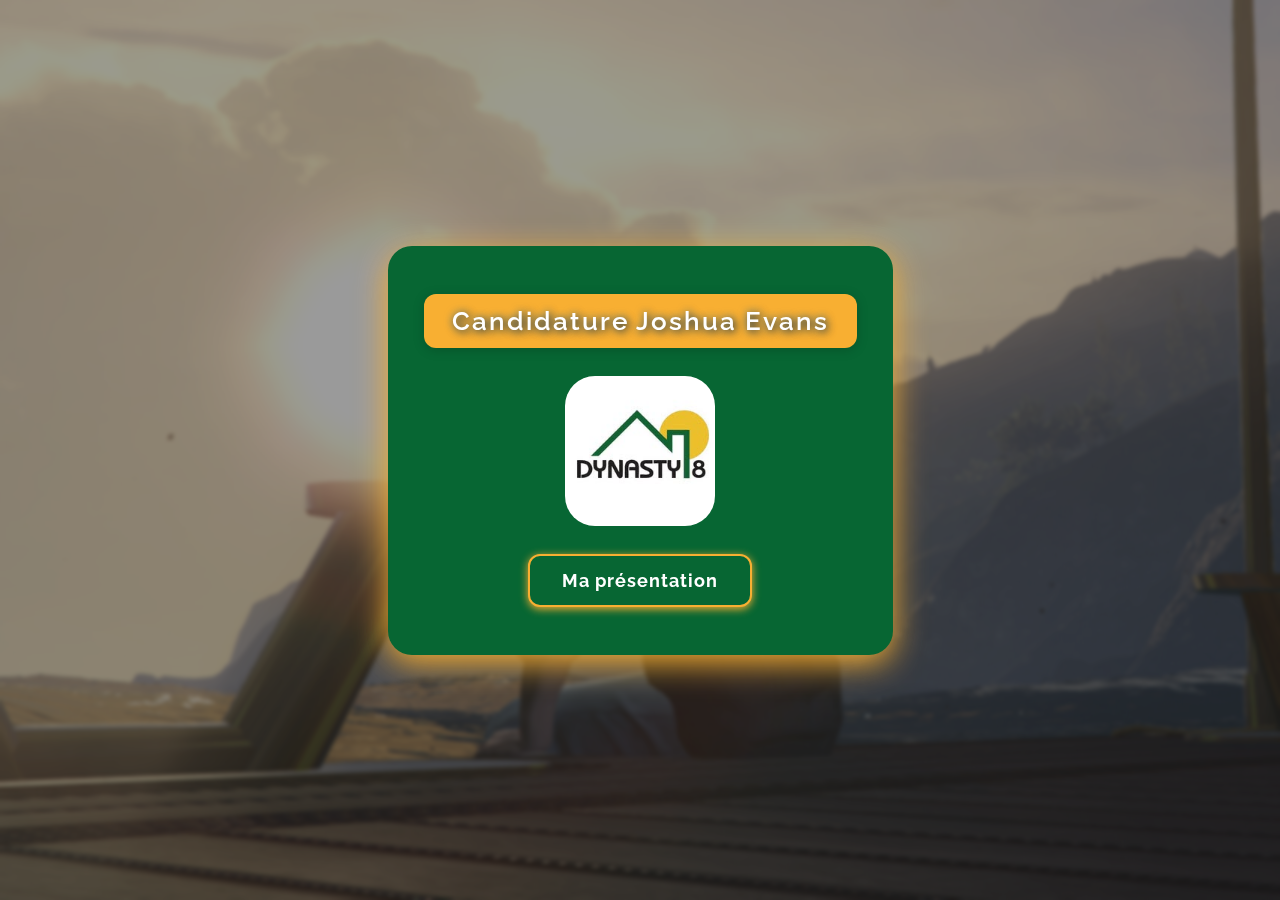
<file: index.html>
<!DOCTYPE html>
<html>
<head>
    <meta charset="UTF-8" />
    <title>The best thing to eat</title>
    <meta name="viewport" content="width=device-width, initial-scale=1">
    <link href="https://fonts.googleapis.com/css2?family=Raleway:wght@400;700&display=swap" rel="stylesheet" />
    <link rel="stylesheet" href="accueil.css">
</head>
<body>
    <div class="accueil-container">
        <div class="accueil-box">
            <p>Candidature Joshua Evans</p>
            <div>
                <img src="img/logo.jpg" alt="Logo D8"  class="logo">
            </div>
            <div class="boutons">
                <a href="presentation/presentation.html"><button>Ma présentation</button></a>              
            </div>
        </div>
   
    
</body>
</html>
</file>
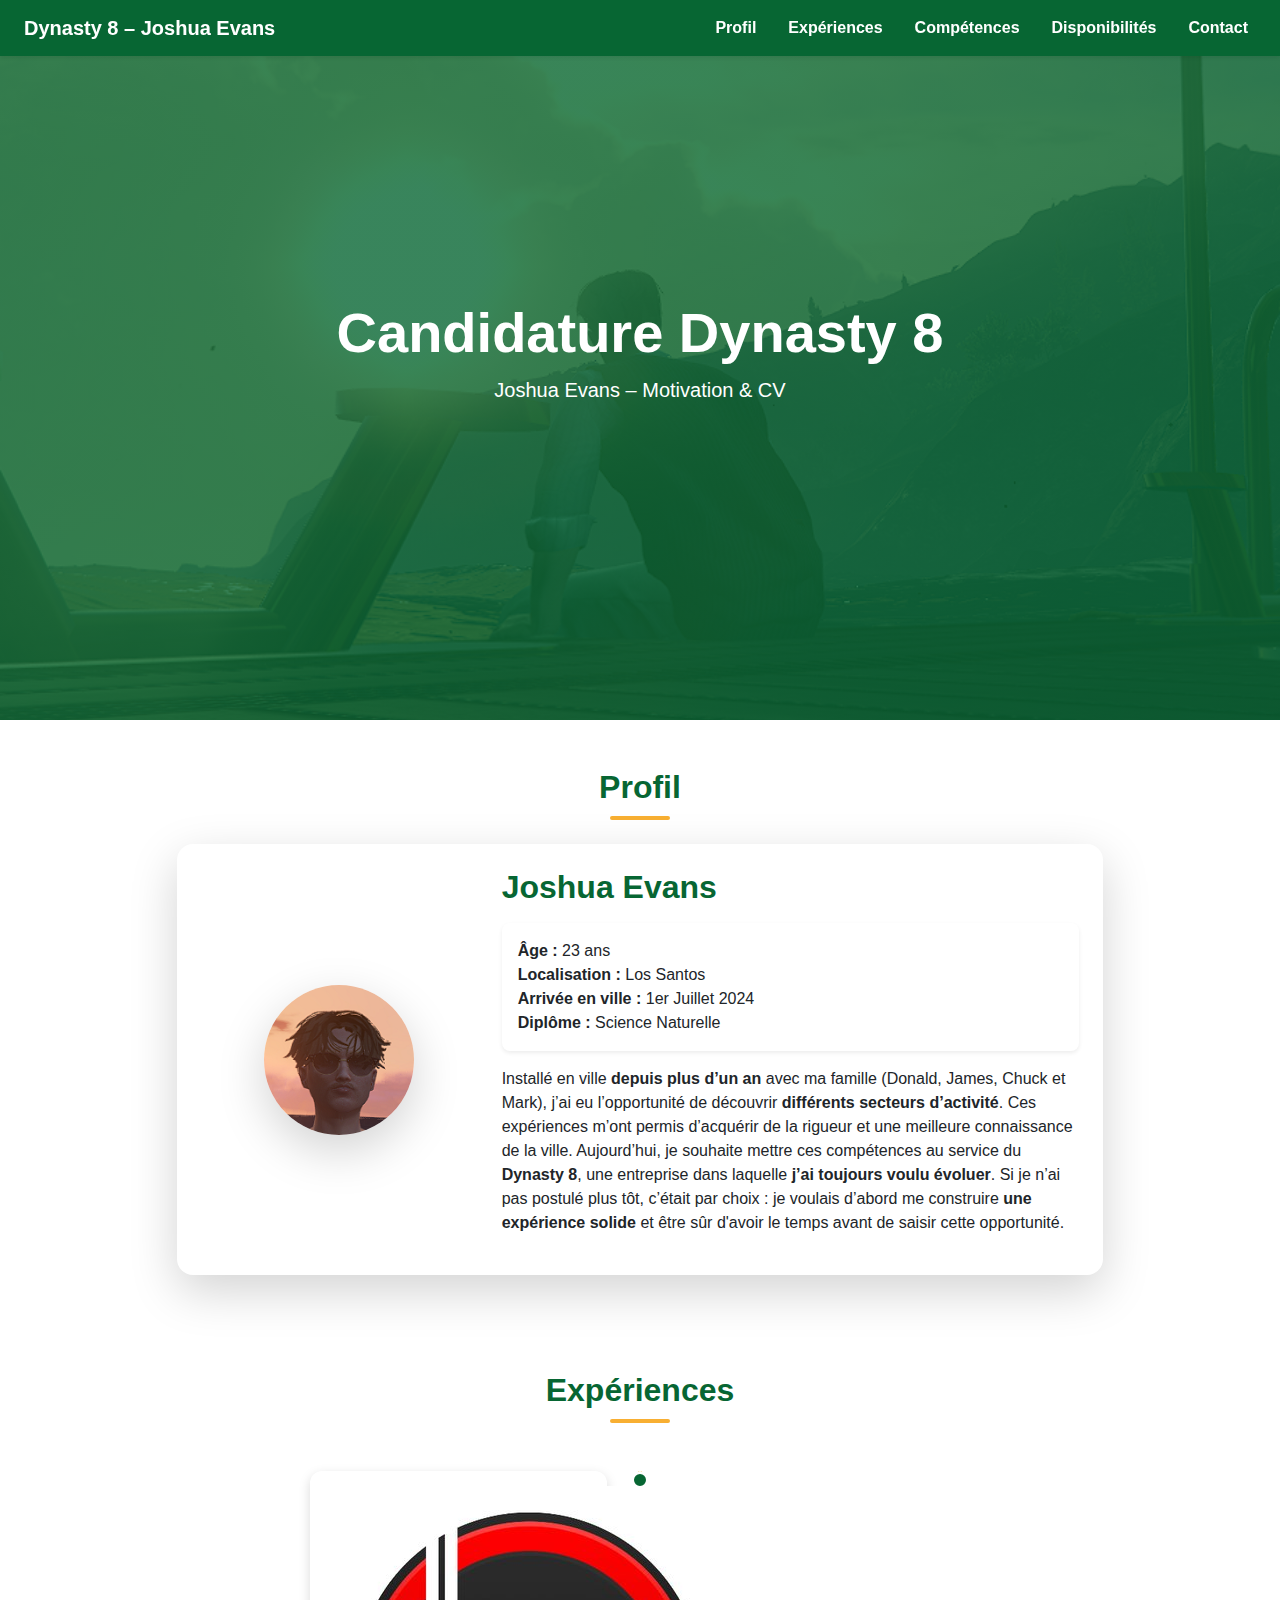
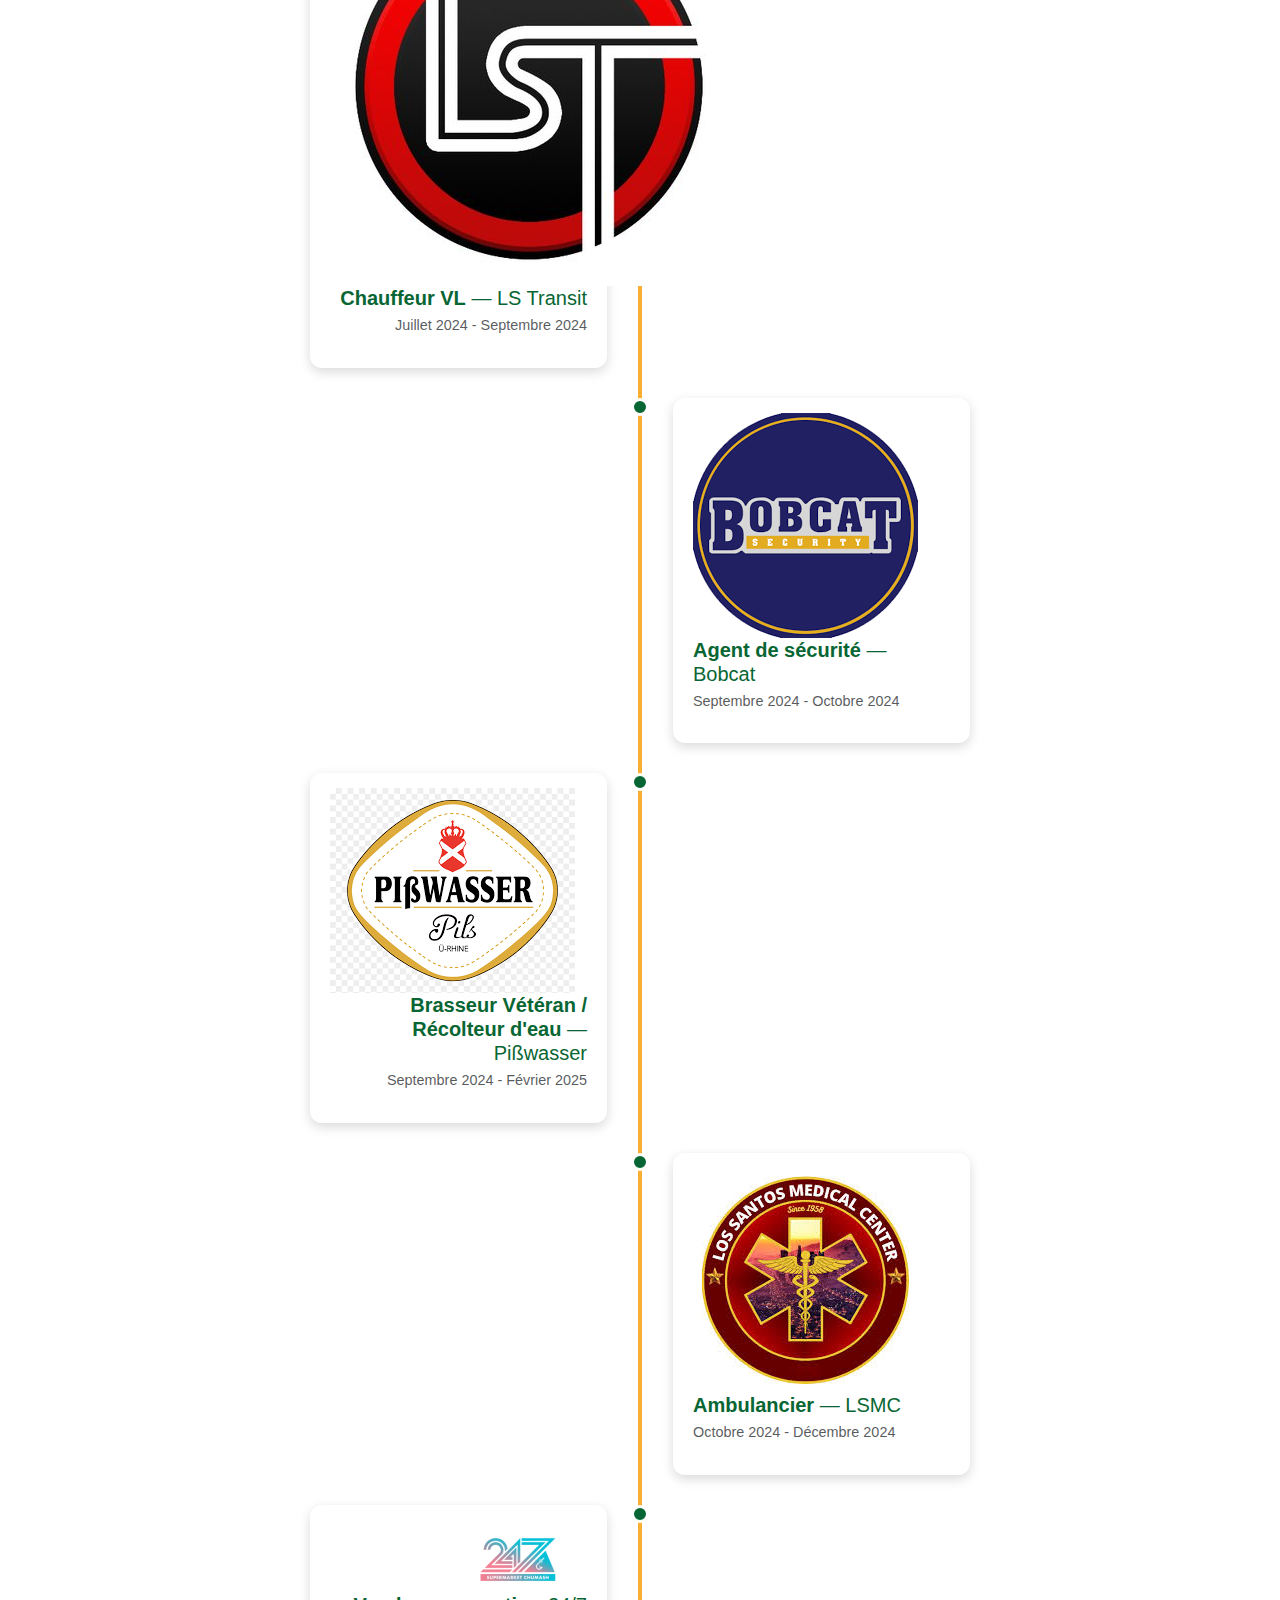
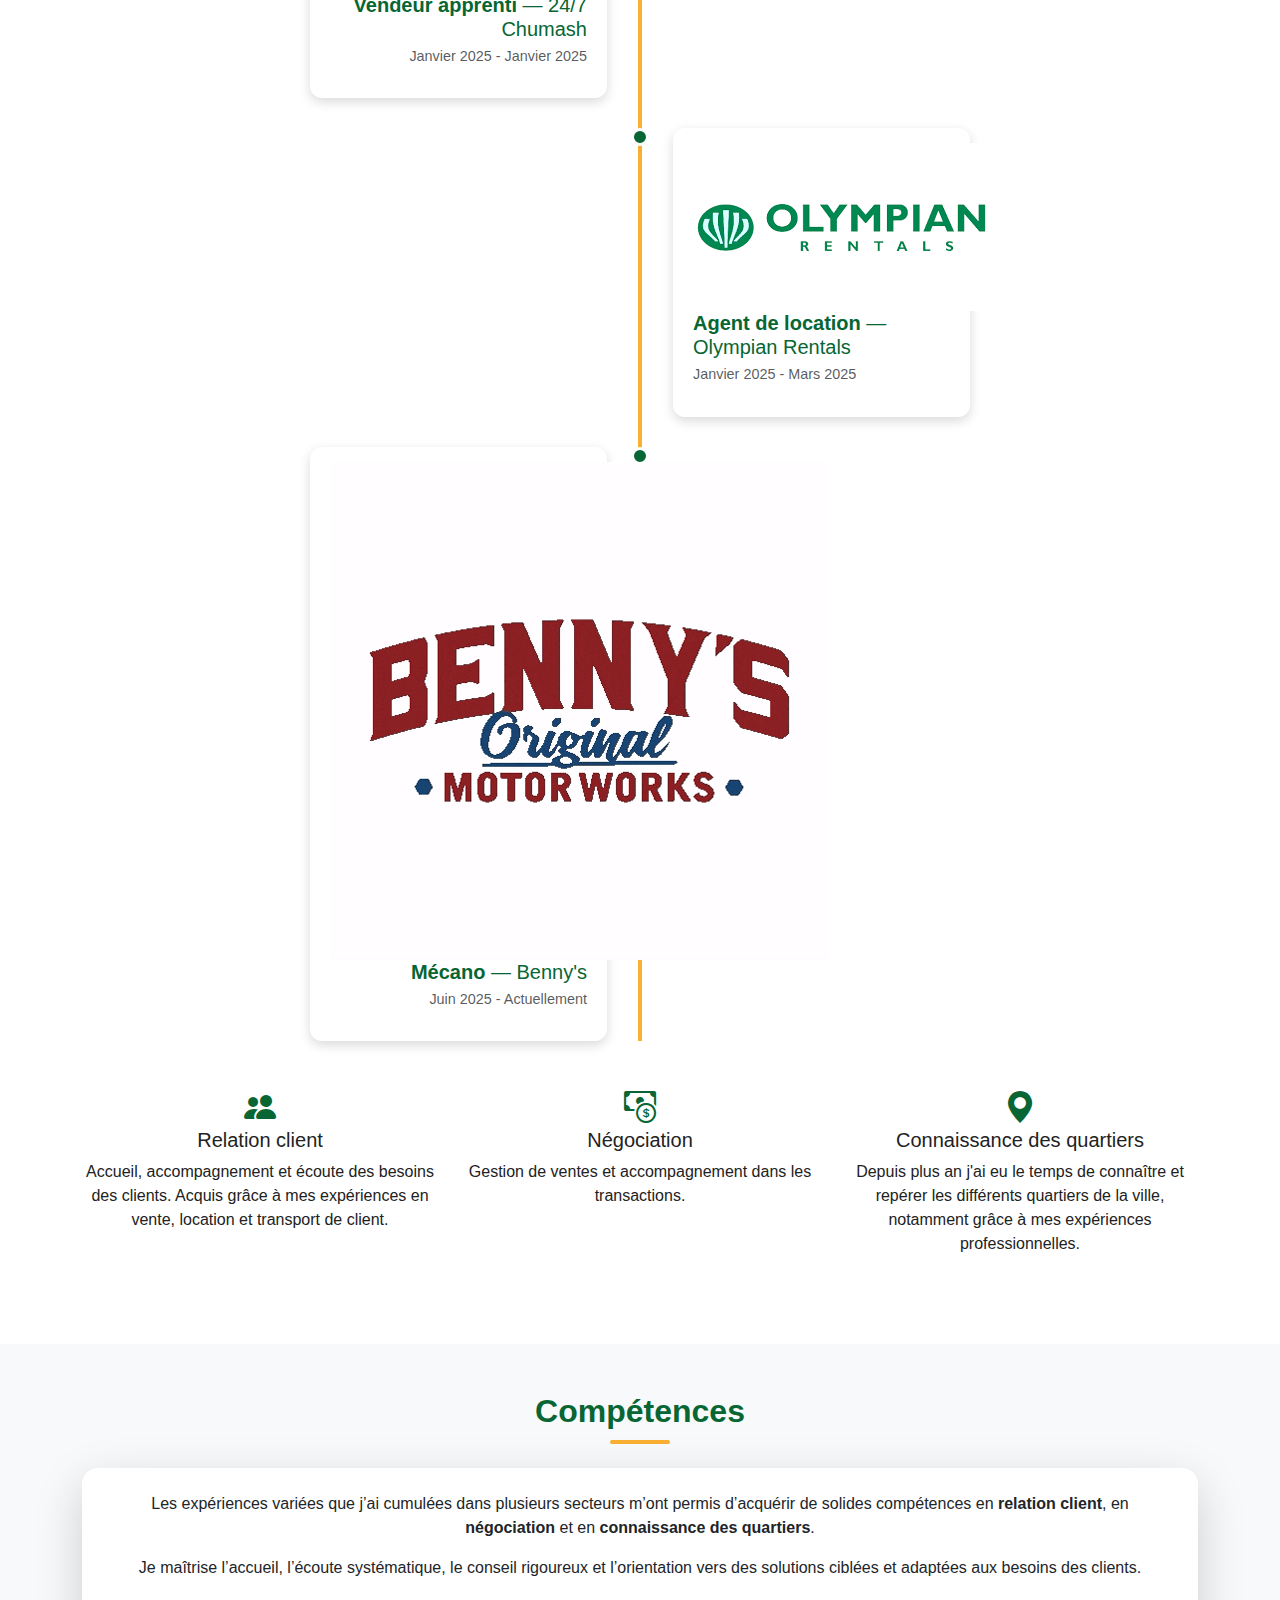
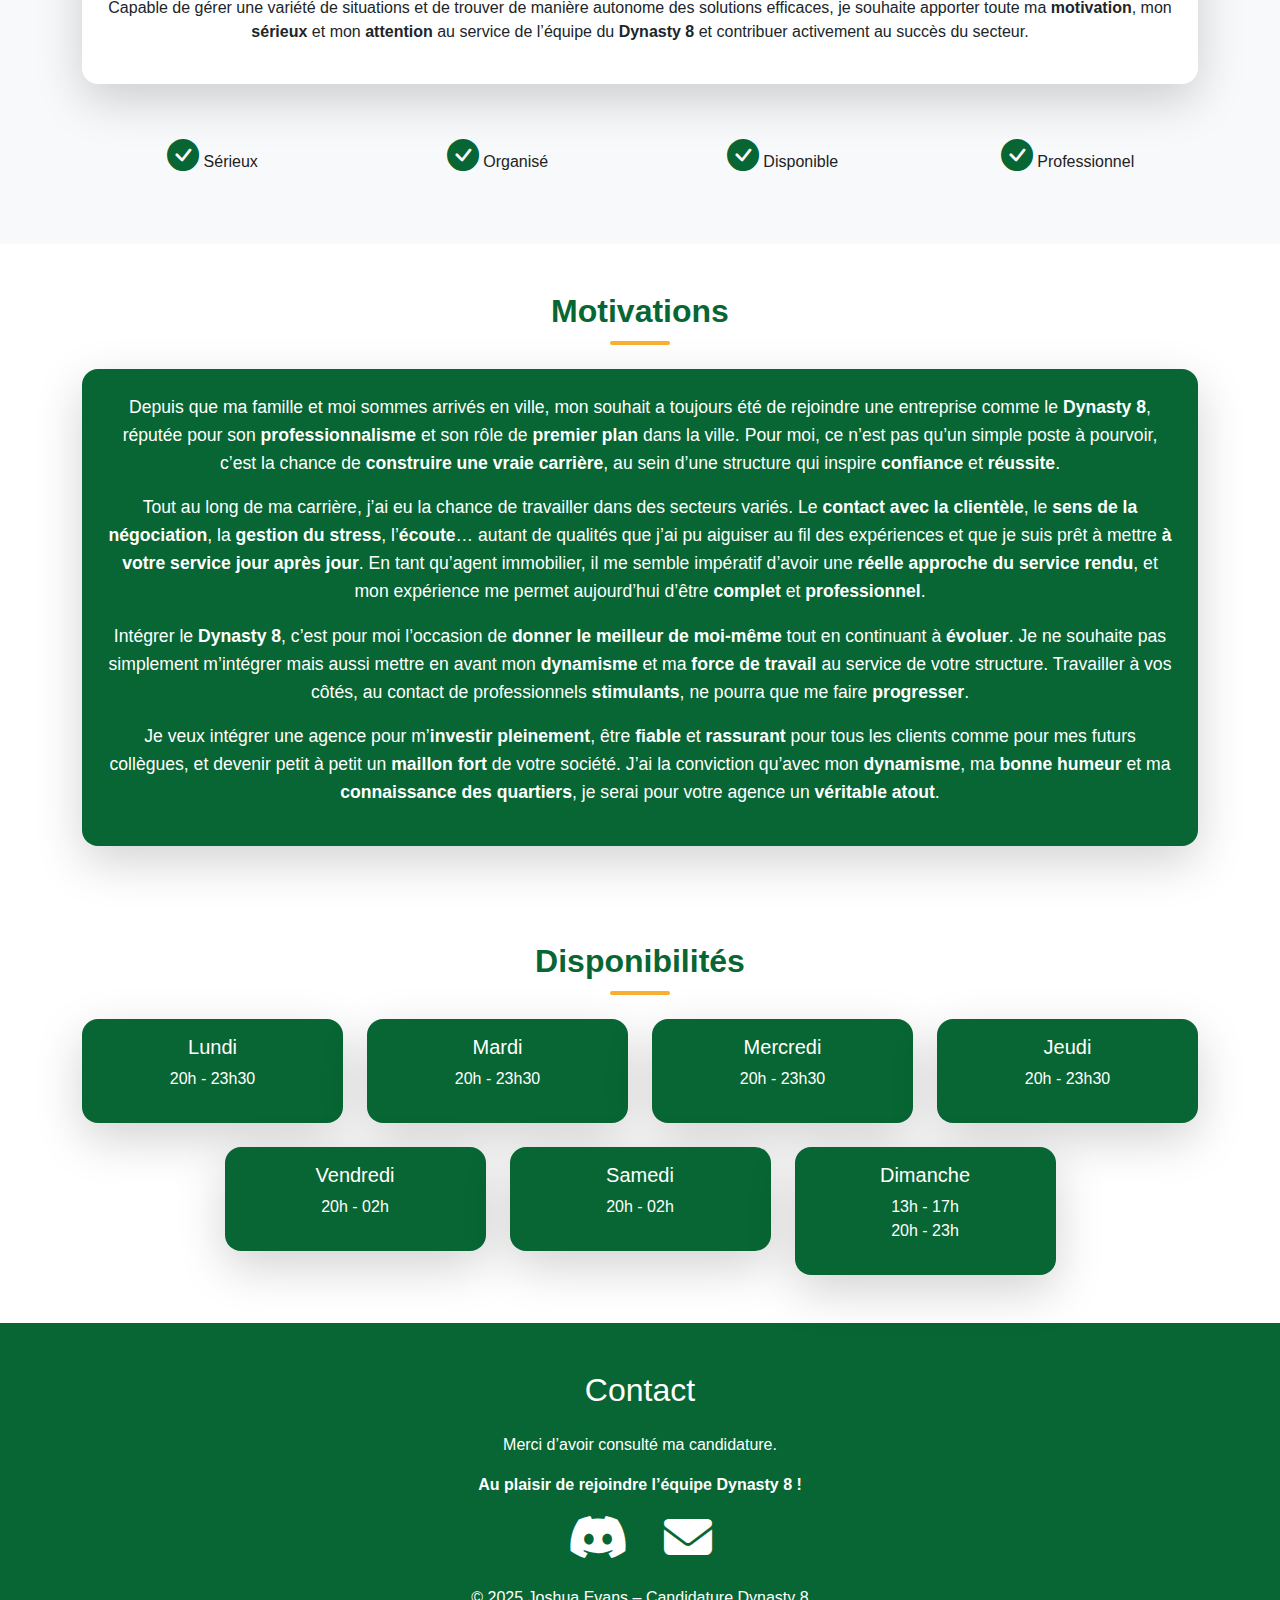
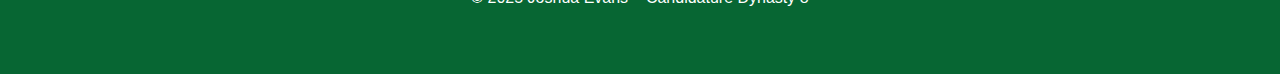
<file: presentation/presentation.html>
<!DOCTYPE html>
<html lang="fr">
  <head>
    <meta charset="UTF-8" />
    <meta name="viewport" content="width=device-width, initial-scale=1" />
    <title>Candidature – Joshua Evans</title>
    <link href="https://cdn.jsdelivr.net/npm/bootstrap@5.3.7/dist/css/bootstrap.min.css" rel="stylesheet" />
    <link href="https://cdn.jsdelivr.net/npm/bootstrap-icons@1.10.5/font/bootstrap-icons.css" rel="stylesheet">
    <link rel="stylesheet" href="https://cdnjs.cloudflare.com/ajax/libs/font-awesome/6.4.0/css/all.min.css">
    <link rel="stylesheet" href="presentation.css" />
  </head>

  <body>
    
    <header>
      <nav class="navbar navbar-expand-lg navbar-d8 px-4 fixed-top shadow-sm">
        <a class="navbar-brand fw-bold text-white hover-zoom1" href="../index.html">Dynasty 8 – Joshua Evans</a>
        <button class="navbar-toggler hover-zoom" type="button" data-bs-toggle="collapse" data-bs-target="#navbarNav">
          <span class="navbar-toggler-icon"></span>
        </button>
        <div class="collapse navbar-collapse justify-content-end" id="navbarNav">
          <ul class="navbar-nav gap-3">
            <li class="nav-item"><a class="nav-link" href="#profil">Profil</a></li>
            <li class="nav-item"><a class="nav-link" href="#xp">Expériences</a></li>
            <li class="nav-item"><a class="nav-link" href="#competences">Compétences</a></li>
            <li class="nav-item"><a class="nav-link" href="#dispo">Disponibilités</a></li>
            <li class="nav-item"><a class="nav-link" href="#contact">Contact</a></li>
          </ul>
        </div>
      </nav>
    </header>

    
    <section class="hero d-flex align-items-center justify-content-center text-center text-white">
      <div class="hover-zoom1">
        <h1 class="display-4 fw-bold">Candidature Dynasty 8</h1>
        <p class="lead">Joshua Evans – Motivation & CV</p>
      </div>
    </section>

    
    <section class="container py-5" id="profil">
      <h2 class="section-title text-center mb-4">Profil</h2>
      <div class="row justify-content-center">
        <div class="col-lg-10">
          <div class="card profil-card shadow-lg border-0 rounded-4 p-4 hover-zoom">
            <div class="row g-4 align-items-center">
              <div class="col-md-4 text-center">
                <img src="../img/tete_josh.png" alt="Photo de Joshua Evans" class="img-fluid rounded-circle shadow-lg profil-photo"/>
              </div>
              <div class="col-md-8">
                <h3 class="fw-bold mb-3 text-d8 text-center text-md-start">Joshua Evans</h3>
                <div class="profil-infos mb-3 p-3 rounded-3 shadow-sm hover-zoom">
                  <ul class="list-unstyled mb-0">
                    <li><strong>Âge :</strong> 23 ans</li>
                    <li><strong>Localisation :</strong> Los Santos</li>
                    <li><strong>Arrivée en ville :</strong> 1er Juillet 2024</li>
                    <li><strong>Diplôme :</strong> Science Naturelle</li>
                  </ul>
                </div>
                <p class="profil-text">
                  Installé en ville <strong>depuis plus d’un an</strong> avec ma famille (Donald, James, Chuck et Mark), 
                  j’ai eu l’opportunité de découvrir <strong>différents secteurs d’activité</strong>. Ces expériences m’ont permis 
                  d’acquérir de la rigueur et une meilleure connaissance de la ville.  
                  Aujourd’hui, je souhaite mettre ces compétences au service du <strong>Dynasty 8</strong>, une entreprise dans laquelle 
                  <strong>j’ai toujours voulu évoluer</strong>.  
                  Si je n’ai pas postulé plus tôt, c’était par choix : je voulais d’abord me construire <strong>une expérience solide</strong> 
                  et être sûr d'avoir le temps avant de saisir cette opportunité.
                </p>
              </div>
            </div>
          </div>
        </div>
      </div>
    </section>

    
    <section class="container py-5" id="xp">
      <h2 class="section-title text-center mb-5">Expériences</h2>
      <div class="timeline">
        
        <div class="timeline-item">
          <div class="timeline-dot"></div>
          <div class="timeline-content hover-zoom">
            <a href="https://discord.gg/TbKTbUDC" style="text-decoration: none;">
            <img src="../img/lst.jpg" alt="Logo LST" class="logo-xp me-3" />
            <h5><strong>Chauffeur VL</strong> — LS Transit</h5>
            <p class="text-muted">Juillet 2024 - Septembre 2024</p>
            </a>
          </div>
        </div>

        <div class="timeline-item">
          <div class="timeline-dot"></div>
          <div class="timeline-content hover-zoom">
            <a href="https://discord.gg/uVdavMhVW5" style="text-decoration: none;">
            <img src="../img/bobcat.png" alt="Logo Bobcat" class="logo-xp me-3" />
            <h5><strong>Agent de sécurité</strong> — Bobcat</h5>
            </a>
            <p class="text-muted">Septembre 2024 - Octobre 2024</p>
          </div>
        </div>

        <div class="timeline-item">
          <div class="timeline-dot"></div>
          <div class="timeline-content hover-zoom">
            <a href="https://discord.gg/WZQpY2cS" style="text-decoration: none;">
            <img src="../img/piB.png" alt="Logo PiB" class="logo-xp me-3" />
            <h5><strong>Brasseur Vétéran / Récolteur d'eau</strong> — Pißwasser</h5>
            <p class="text-muted">Septembre 2024 - Février 2025</p>
            </a>
          </div>
        </div>
        
        <div class="timeline-item">
          <div class="timeline-dot"></div>
          <div class="timeline-content hover-zoom">
            <a href="https://discord.gg/R8NnAuCd" style="text-decoration: none;">
            <img src="../img/LSMC.jpeg" alt="Logo LSMC" class="logo-xp me-3" />
            <h5><strong>Ambulancier</strong> — LSMC</h5>
            <p class="text-muted">Octobre 2024 - Décembre 2024</p>
            </a>
          </div>
        </div>


        <div class="timeline-item">
          <div class="timeline-dot"></div>
          <div class="timeline-content hover-zoom">
            <a href="https://discord.gg/pfK3U2Jw" style="text-decoration: none;">
            <img src="../img/chumash.png" alt="Logo Chumash" class="logo-xp me-3" />
            <h5><strong>Vendeur apprenti</strong> — 24/7 Chumash</h5>
            <p class="text-muted">Janvier 2025 - Janvier 2025</p>
            </a>
          </div>
        </div>

        <div class="timeline-item">
          <div class="timeline-dot"></div>
          <div class="timeline-content hover-zoom">
            <a href="https://discord.gg/HuJqZavt" style="text-decoration: none;">
            <img src="../img/olympian.png" alt="Logo Olympian" class="logo-xp me-3"/>
            <h5><strong>Agent de location</strong> — Olympian Rentals</h5>
            <p class="text-muted">Janvier 2025 - Mars 2025</p>
            </a>
          </div>
        </div>

        <div class="timeline-item">
          <div class="timeline-dot"></div>
          <div class="timeline-content hover-zoom">
            <a href="https://discord.gg/KHt8b2xx" style="text-decoration: none;">
            <img src="../img/benny's.png" alt="Logo Benny's" class="logo-xp me-3" />
            <h5><strong>Mécano</strong> — Benny's</h5>
            <p class="text-muted">Juin 2025 - Actuellement</p>
            </a>
          </div>
        </div>
      </div>


      <div class="row text-center mt-5">
        <div class="col-md-4 mb-4 hover-zoom xp-card">
          <i class="bi bi-people-fill display-4 text-d8 mb-3"></i>
          <h5>Relation client</h5>
          <p>Accueil, accompagnement et écoute des besoins des clients. Acquis grâce à mes expériences en vente, location et transport de client.</p>
        </div>
        <div class="col-md-4 mb-4 hover-zoom xp-card">
          <i class="bi bi-cash-coin display-4 text-d8 mb-3"></i>
          <h5>Négociation</h5>
          <p>Gestion de ventes et accompagnement dans les transactions.</p>
        </div>
        <div class="col-md-4 mb-4 hover-zoom xp-card">
          <i class="bi bi-geo-alt-fill display-4 text-d8 mb-3"></i>
          <h5>Connaissance des quartiers</h5>
          <p>Depuis plus an j'ai eu le temps de connaître et repérer les différents quartiers de la ville, notamment grâce à mes expériences professionnelles.</p>
        </div>
      </div>
    </section>

   
    <section class="bg-light py-5" id="competences">
      <div class="container">
        <h2 class="section-title text-center mb-4">Compétences</h2>
        <div class="card shadow-lg border-0 rounded-4 p-4 text-center mb-5 hover-zoom">
          <p>
            Les expériences variées que j’ai cumulées dans plusieurs secteurs m’ont permis d’acquérir de solides compétences en 
            <strong>relation client</strong>, en <strong>négociation</strong> et en <strong>connaissance des quartiers</strong>.
          </p>
          <p>
            Je maîtrise l’accueil, l’écoute systématique, le conseil rigoureux et l’orientation vers des solutions ciblées et adaptées aux besoins des clients.
          </p>
          <p>
            Capable de gérer une variété de situations et de trouver de manière autonome des solutions efficaces, 
            je souhaite apporter toute ma <strong>motivation</strong>, mon <strong>sérieux</strong> et mon <strong>attention</strong> 
            au service de l’équipe du <strong>Dynasty 8</strong> et contribuer activement au succès du secteur.
          </p>
        </div>

        
        <div class="row text-center">
          <div class="col-md-3 mb-3 hover-zoom"><i class="bi bi-check-circle-fill text-d8"></i> Sérieux</div>
          <div class="col-md-3 mb-3 hover-zoom"><i class="bi bi-check-circle-fill text-d8"></i> Organisé</div>
          <div class="col-md-3 mb-3 hover-zoom"><i class="bi bi-check-circle-fill text-d8"></i> Disponible</div>
          <div class="col-md-3 mb-3 hover-zoom"><i class="bi bi-check-circle-fill text-d8"></i> Professionnel</div>
        </div>
      </div>
    </section>

  
    <section class="container py-5" id="motivations">
      <h2 class="section-title text-center mb-4">Motivations</h2>
      <div class="card shadow-lg border-0 rounded-4 p-4 text-center hover-zoom">
        <p>
          Depuis que ma famille et moi sommes arrivés en ville, mon souhait a toujours été de rejoindre une entreprise comme le 
          <strong>Dynasty 8</strong>, réputée pour son <strong>professionnalisme</strong> et son rôle de <strong>premier plan</strong> dans la ville. 
          Pour moi, ce n’est pas qu’un simple poste à pourvoir, c’est la chance de <strong>construire une vraie carrière</strong>, au sein d’une structure 
          qui inspire <strong>confiance</strong> et <strong>réussite</strong>.
        </p>
        <p>
          Tout au long de ma carrière, j’ai eu la chance de travailler dans des secteurs variés. Le <strong>contact avec la clientèle</strong>, 
          le <strong>sens de la négociation</strong>, la <strong>gestion du stress</strong>, l’<strong>écoute</strong>… autant de qualités que j’ai pu aiguiser 
          au fil des expériences et que je suis prêt à mettre <strong>à votre service jour après jour</strong>. En tant qu’agent immobilier, il me semble impératif 
          d’avoir une <strong>réelle approche du service rendu</strong>, et mon expérience me permet aujourd’hui d’être <strong>complet</strong> et 
          <strong>professionnel</strong>.
        </p>
        <p>
          Intégrer le <strong>Dynasty 8</strong>, c’est pour moi l’occasion de <strong>donner le meilleur de moi-même</strong> tout en continuant à 
          <strong>évoluer</strong>. Je ne souhaite pas simplement m’intégrer mais aussi mettre en avant mon <strong>dynamisme</strong> et ma 
          <strong>force de travail</strong> au service de votre structure. Travailler à vos côtés, au contact de professionnels <strong>stimulants</strong>, 
          ne pourra que me faire <strong>progresser</strong>.
        </p>
        <p>
          Je veux intégrer une agence pour m’<strong>investir pleinement</strong>, être <strong>fiable</strong> et <strong>rassurant</strong> pour tous les clients 
          comme pour mes futurs collègues, et devenir petit à petit un <strong>maillon fort</strong> de votre société. J’ai la conviction qu’avec mon 
          <strong>dynamisme</strong>, ma <strong>bonne humeur</strong> et ma <strong>connaissance des quartiers</strong>, je serai pour votre agence 
          un <strong>véritable atout</strong>.
        </p>
      </div>
    </section>

   
    <section class="container py-5" id="dispo">
      <h2 class="section-title text-center mb-4">Disponibilités</h2>
      <div class="row g-4 justify-content-center text-center">
        <div class="col-6 col-md-3">
          <div class="card shadow-lg border-0 rounded-4 p-3 text-white bg-vert-d8 hover-zoom">
            <h5>Lundi</h5>
            <p>20h - 23h30</p>
          </div>
        </div>
        <div class="col-6 col-md-3">
          <div class="card shadow-lg border-0 rounded-4 p-3 text-white bg-vert-d8 hover-zoom">
            <h5>Mardi</h5>
            <p>20h - 23h30</p>
          </div>
        </div>
        <div class="col-6 col-md-3">
          <div class="card shadow-lg border-0 rounded-4 p-3 text-white bg-vert-d8 hover-zoom">
            <h5>Mercredi</h5>
            <p>20h - 23h30</p>
          </div>
        </div>
        <div class="col-6 col-md-3">
          <div class="card shadow-lg border-0 rounded-4 p-3 text-white bg-vert-d8 hover-zoom">
            <h5>Jeudi</h5>
            <p>20h - 23h30</p>
          </div>
        </div>
        <div class="col-6 col-md-3">
          <div class="card shadow-lg border-0 rounded-4 p-3 text-white bg-vert-d8 hover-zoom">
            <h5>Vendredi</h5>
            <p>20h - 02h</p>
          </div>
        </div>
        <div class="col-6 col-md-3">
          <div class="card shadow-lg border-0 rounded-4 p-3 text-white bg-vert-d8 hover-zoom">
            <h5>Samedi</h5>
            <p>20h - 02h</p>
          </div>
        </div>
        <div class="col-6 col-md-3">
          <div class="card shadow-lg border-0 rounded-4 p-3 text-white bg-vert-d8 hover-zoom">
            <h5>Dimanche</h5>
            <p>13h - 17h <br> 20h - 23h</p>
          </div>
        </div>
      </div>
    </section>

   
    <footer class="d8-footer text-white text-center py-5" id="contact">
      <div class="container">
        <h2 class="mb-4">Contact</h2>
        <p class="mb-3">Merci d’avoir consulté ma candidature.</p>
        <p><strong>Au plaisir de rejoindre l’équipe Dynasty 8 !</strong></p>

        <div class="social-links my-3">
          <a href="https://guns.lol/caloux" target="_blank" aria-label="Discord" class="mx-3">
            <i class="fab fa-discord fa-3x"></i>
          </a>
          <a href="joshua.evans16710@gmail.com" target="_blank" aria-label="Gmail" class="mx-3">
            <i class="fas fa-envelope fa-3x"></i>
          </a>
        </div>

        <p class="mt-4">&copy; 2025 Joshua Evans – Candidature Dynasty 8</p>
      </div>
    </footer>

    <script src="https://cdn.jsdelivr.net/npm/bootstrap@5.3.7/dist/js/bootstrap.bundle.min.js"></script>
  </body>
</html>
</file>
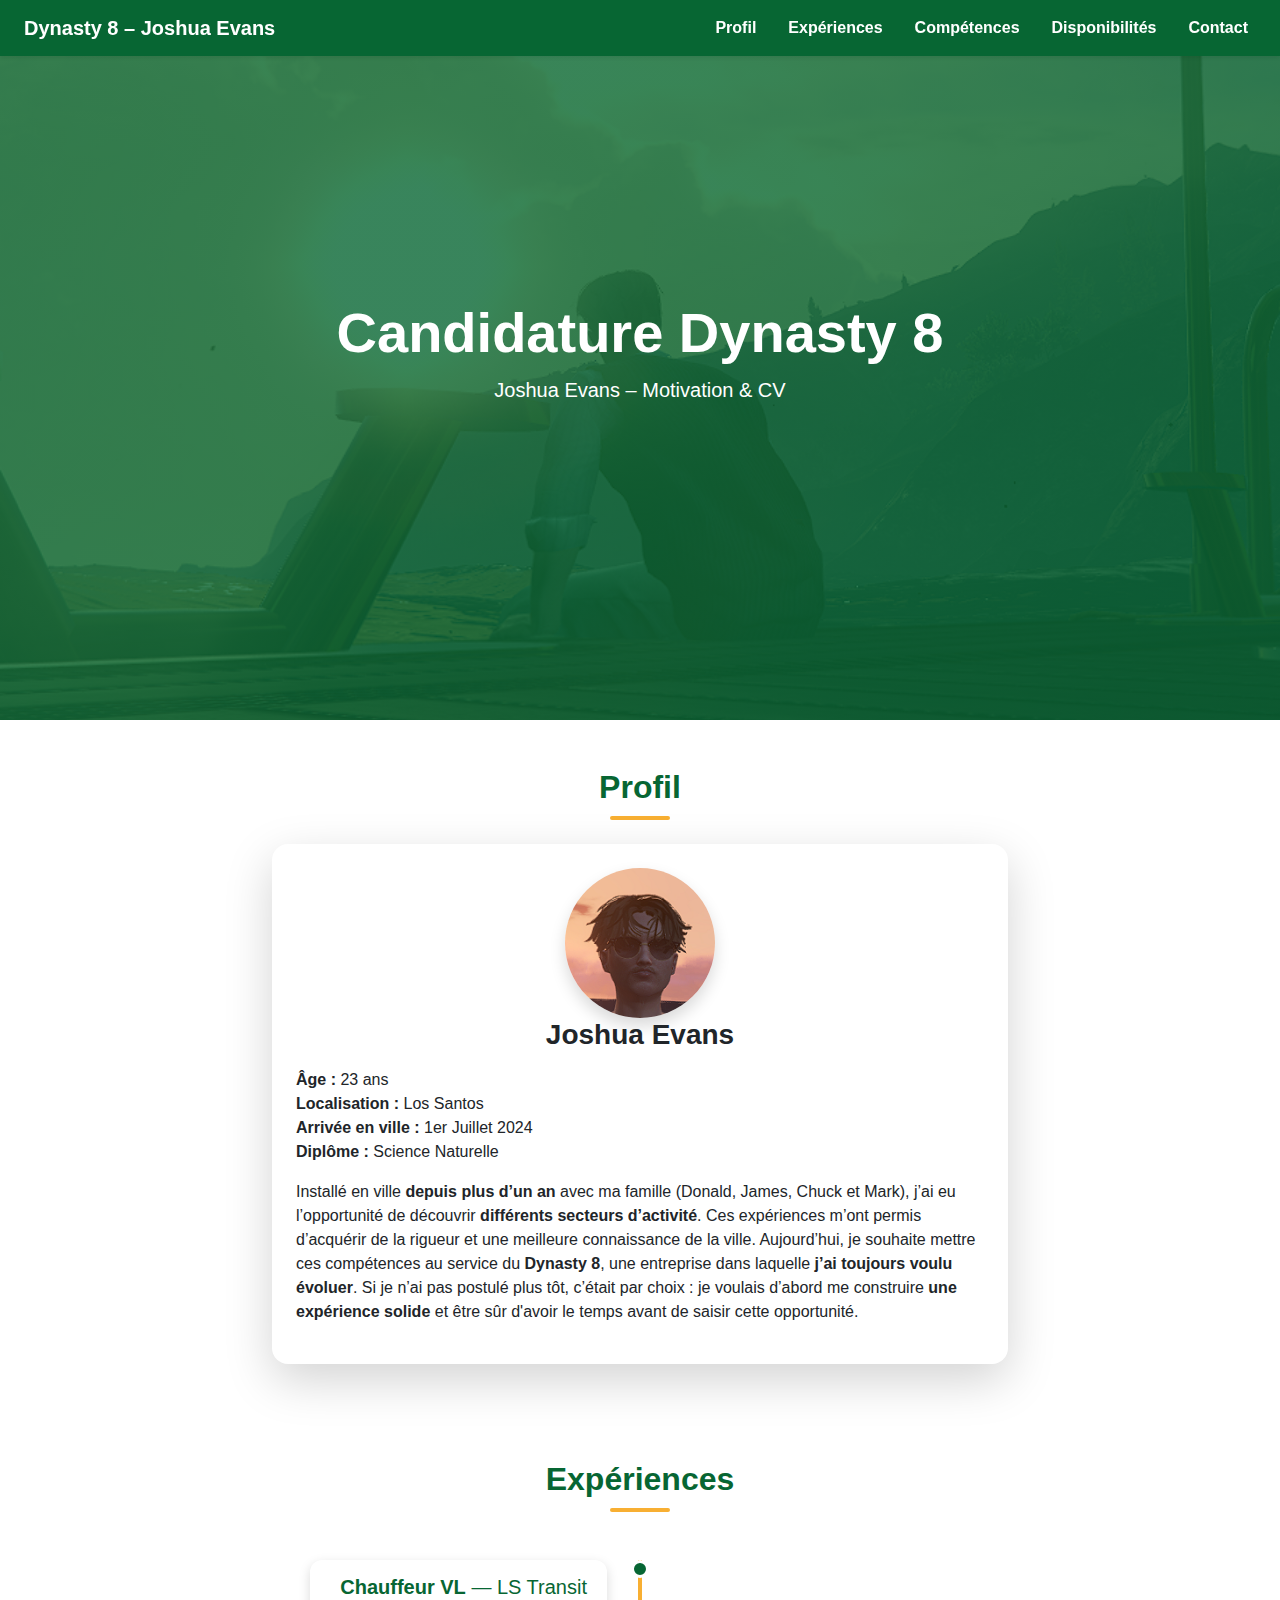
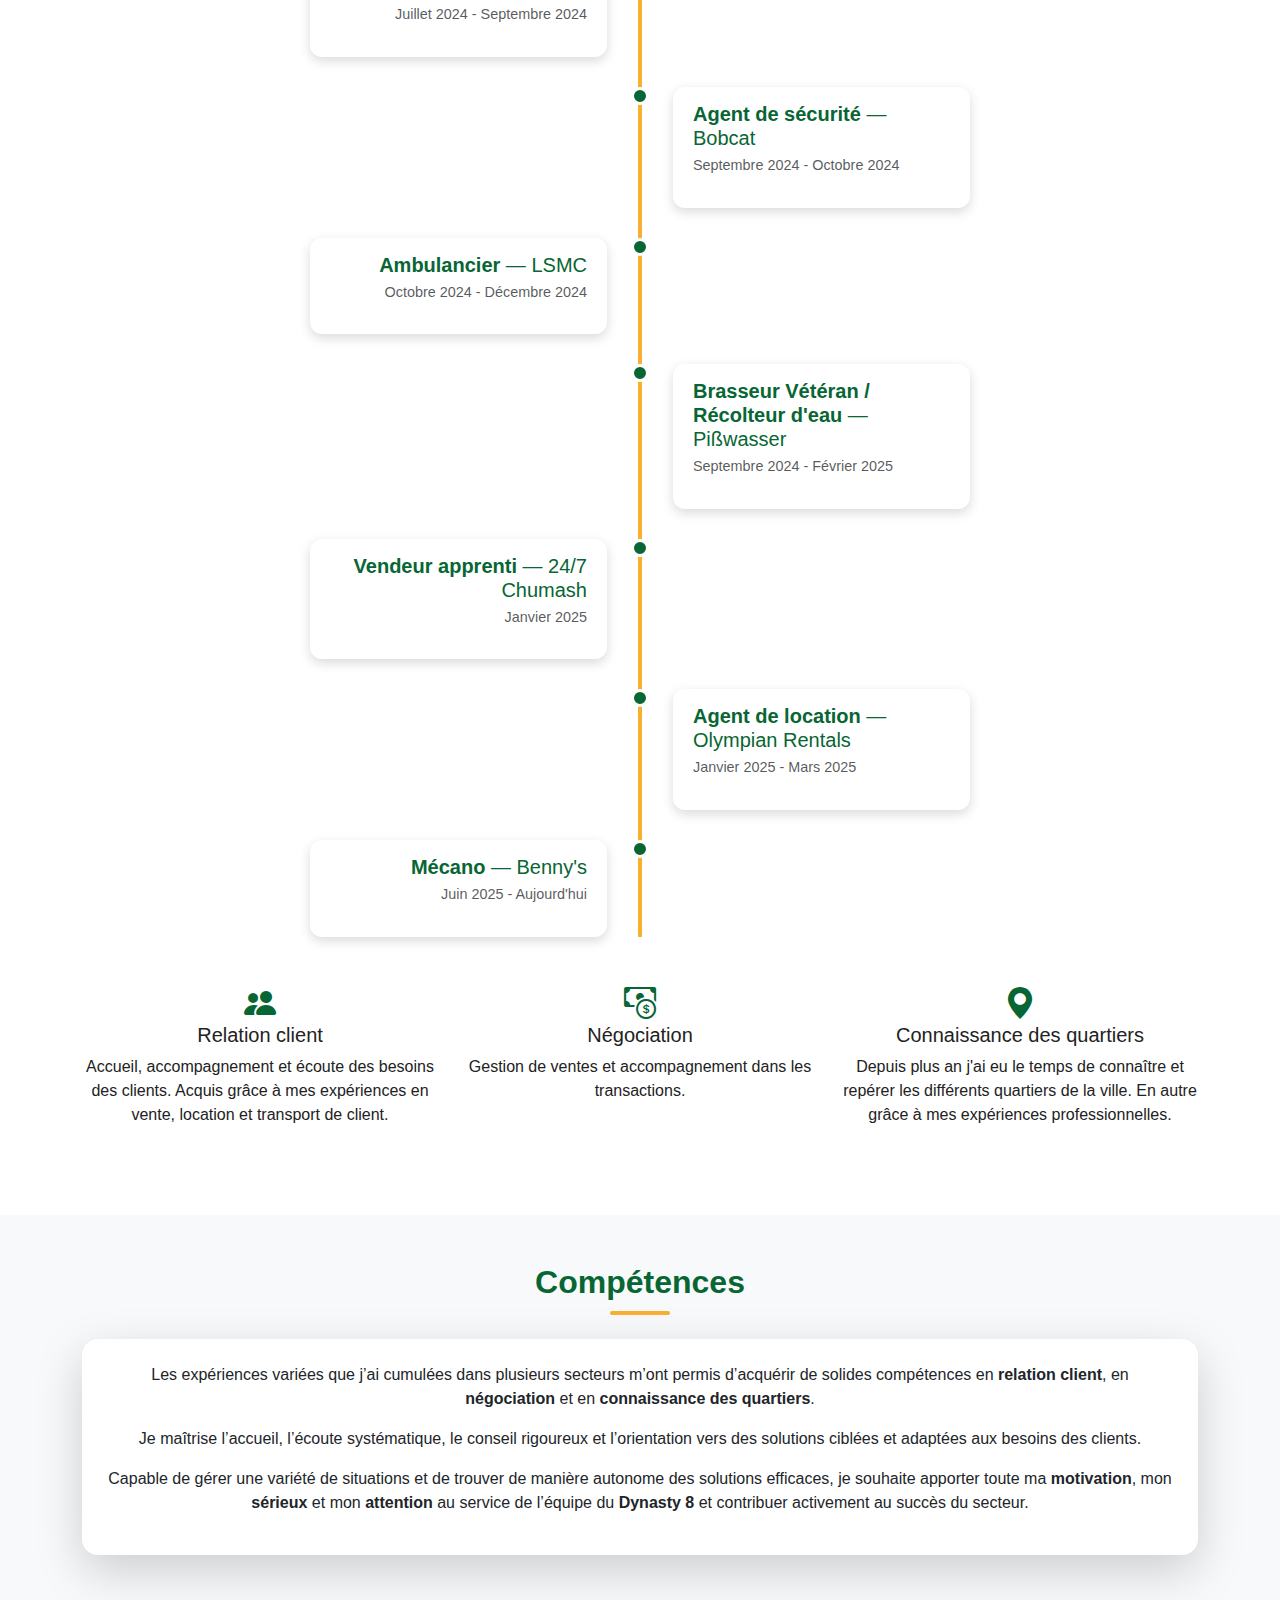
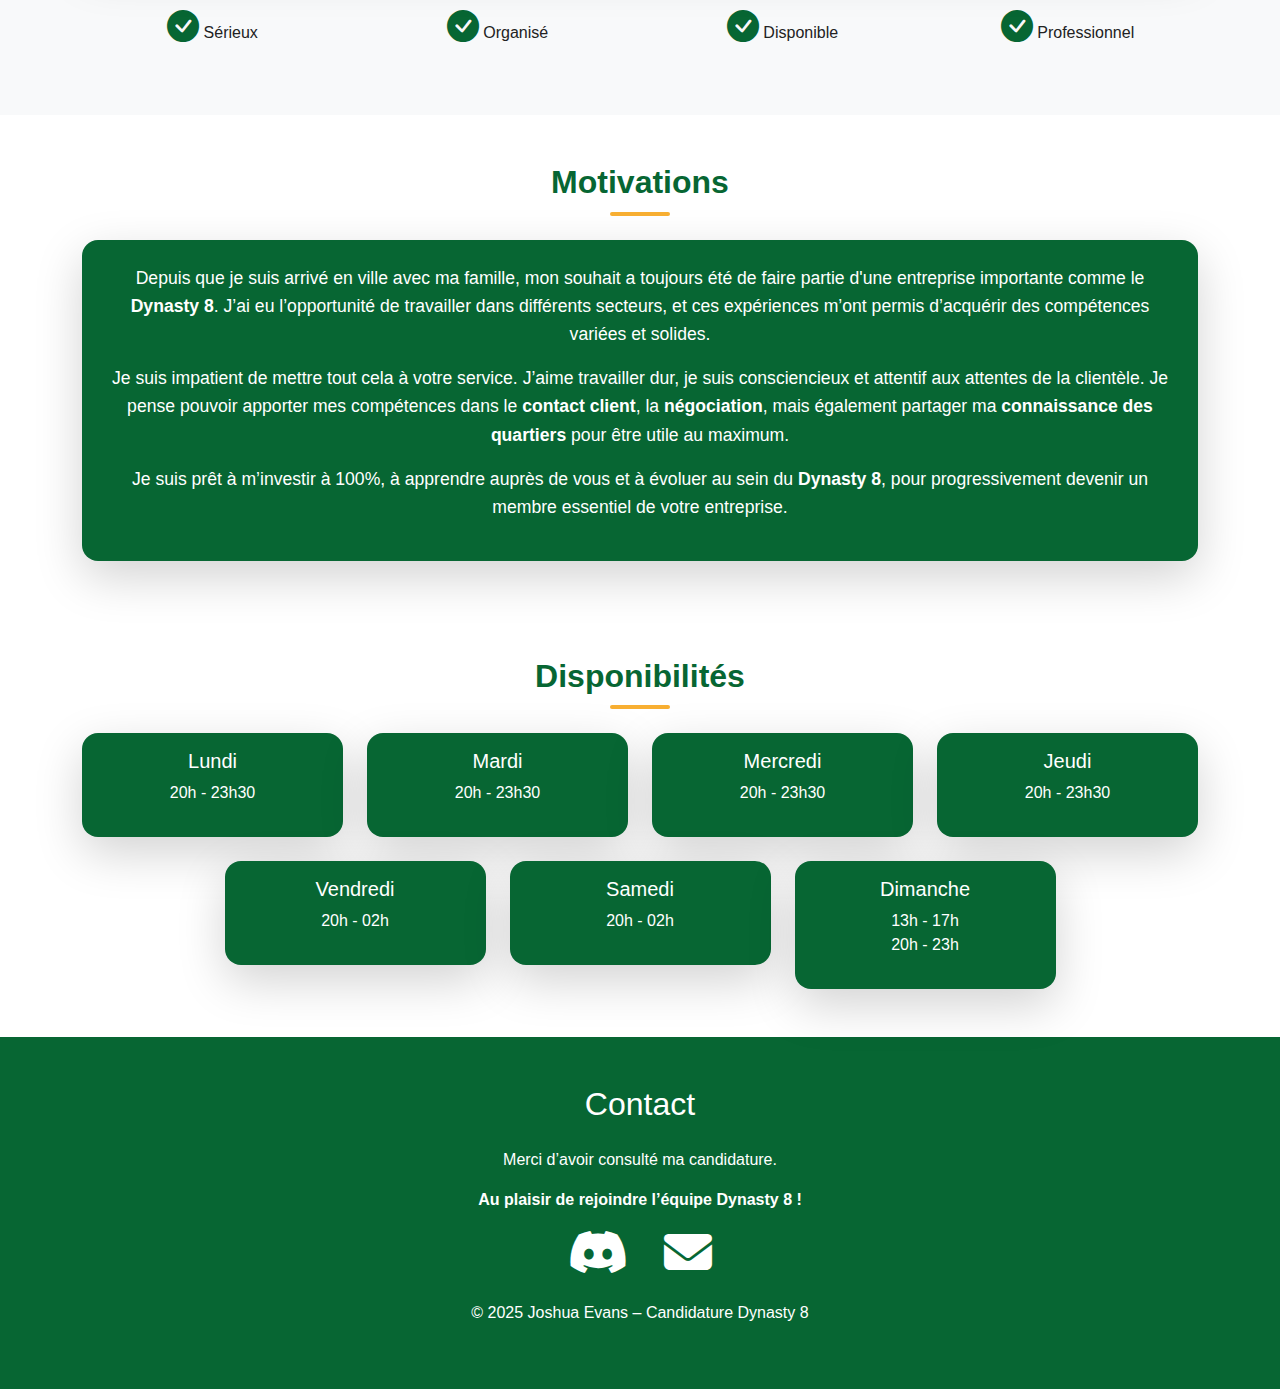
<file: D8/presentation/presentation.html>
<!DOCTYPE html>
<html lang="fr">
<head>
  <meta charset="UTF-8" />
  <meta name="viewport" content="width=device-width, initial-scale=1" />
  <title>Candidature – Joshua Evans</title>
  <link href="https://cdn.jsdelivr.net/npm/bootstrap@5.3.7/dist/css/bootstrap.min.css" rel="stylesheet" />
  <link href="https://cdn.jsdelivr.net/npm/bootstrap-icons@1.10.5/font/bootstrap-icons.css" rel="stylesheet">
  <link rel="stylesheet" href="https://cdnjs.cloudflare.com/ajax/libs/font-awesome/6.4.0/css/all.min.css">

  <link rel="stylesheet" href="presentation.css" />
</head>

<body>
  
  <header>
    <nav class="navbar navbar-expand-lg navbar-d8 px-4 fixed-top shadow-sm">
      <a class="navbar-brand fw-bold text-white" href="#">Dynasty 8 – Joshua Evans</a>
      <button class="navbar-toggler bg-light" type="button" data-bs-toggle="collapse" data-bs-target="#navbarNav">
        <span class="navbar-toggler-icon"></span>
      </button>
      <div class="collapse navbar-collapse justify-content-end" id="navbarNav">
        <ul class="navbar-nav gap-3">
          <li class="nav-item"><a class="nav-link" href="#profil">Profil</a></li>
          <li class="nav-item"><a class="nav-link" href="#xp">Expériences</a></li>
          <li class="nav-item"><a class="nav-link" href="#competences">Compétences</a></li>
          <li class="nav-item"><a class="nav-link" href="#dispo">Disponibilités</a></li>
          <li class="nav-item"><a class="nav-link" href="#contact">Contact</a></li>
        </ul>
      </div>
    </nav>
  </header>

  
  <section class="hero d-flex align-items-center justify-content-center text-center text-white">
    <div>
      <h1 class="display-4 fw-bold">Candidature Dynasty 8</h1>
      <p class="lead">Joshua Evans – Motivation & CV</p>
    </div>
  </section>

  
  
  <section class="container py-5" id="profil">
  <h2 class="section-title text-center mb-4">Profil</h2>
  <div class="row justify-content-center">
    <div class="col-md-8">
      <div class="card shadow-lg border-0 rounded-4 p-4">
        <div class="row align-items-center">
          
          <div class="text-center mb-3 mb-md-0">
            <img src="../img/tete_josh.png" alt="Logo D8" class="img-fluid rounded-circle shadow" width="150"/>
          </div>

          
          <div>
            <h3 class="fw-bold mb-3">Joshua Evans</h3>
            <ul class="list-unstyled mb-3">
              <li><strong>Âge :</strong> 23 ans</li>
              <li><strong>Localisation :</strong> Los Santos</li>
              <li><strong>Arrivée en ville :</strong> 1er Juillet 2024</li>
              <li><strong>Diplôme :</strong> Science Naturelle </li>

            </ul>
            <p>
              Installé en ville <strong>depuis plus d’un an</strong> avec ma famille (Donald, James, Chuck et
              Mark), j’ai eu l’opportunité de découvrir <strong>différents secteurs d’activité</strong>. Ces 
              expériences m’ont permis d’acquérir de la rigueur et une meilleure connaissance
              de la ville. Aujourd’hui, je souhaite mettre ces compétences au service du 
              <strong>Dynasty 8</strong>, une entreprise dans laquelle <strong>j’ai toujours voulu évoluer</strong>. Si je 
              n’ai pas postulé plus tôt, c’était par choix : je voulais d’abord me construire 
              <strong>une expérience solide</strong> et être sûr d'avoir le temps avant de saisir cette opportunité.
            </p>
          </div>
        </div>
      </div>
    </div>
  </div>
</section>



  
<section class="container py-5" id="xp">
  <h2 class="section-title text-center mb-5">Expériences</h2>

  
  <div class="timeline">
    
    <div class="timeline-item">
      <div class="timeline-dot"></div>
      <div class="timeline-content">
        <h5><strong>Chauffeur VL</strong> — LS Transit</h5>
        <p class="text-muted">Juillet 2024 - Septembre 2024</p>
      </div>
    </div>

    <div class="timeline-item">
      <div class="timeline-dot"></div>
      <div class="timeline-content">
        <h5><strong>Agent de sécurité</strong> — Bobcat</h5>
        <p class="text-muted">Septembre 2024 - Octobre 2024</p>
      </div>
    </div>

    <div class="timeline-item">
      <div class="timeline-dot"></div>
      <div class="timeline-content">
        <h5><strong>Ambulancier</strong> — LSMC</h5>
        <p class="text-muted">Octobre 2024 - Décembre 2024</p>
      </div>
    </div>

    <div class="timeline-item">
      <div class="timeline-dot"></div>
      <div class="timeline-content">
        <h5><strong>Brasseur Vétéran / Récolteur d'eau</strong> — Pißwasser</h5>
        <p class="text-muted">Septembre 2024 - Février 2025</p>
      </div>
    </div>

    <div class="timeline-item">
      <div class="timeline-dot"></div>
      <div class="timeline-content">
        <h5><strong>Vendeur apprenti</strong> — 24/7 Chumash</h5>
        <p class="text-muted">Janvier 2025</p>
      </div>
    </div>

    <div class="timeline-item">
      <div class="timeline-dot"></div>
      <div class="timeline-content">
        <h5><strong>Agent de location</strong> — Olympian Rentals</h5>
        <p class="text-muted">Janvier 2025 - Mars 2025</p>
      </div>
    </div>

    
    <div class="timeline-item">
      <div class="timeline-dot"></div>
      <div class="timeline-content">
        <h5><strong>Mécano</strong> — Benny's</h5>
        <p class="text-muted">Juin 2025 - Aujourd'hui</p>
      </div>
    </div>
  </div>

  
  <div class="row text-center mt-5">
    <div class="col-md-4 mb-4">
      <i class="bi bi-people-fill display-4 text-d8 mb-3"></i>
      <h5>Relation client</h5>
      <p>Accueil, accompagnement et écoute des besoins des clients. Acquis grâce 
        à mes expériences en vente, location et transport de client.
      </p>
    </div>
    <div class="col-md-4 mb-4">
      <i class="bi bi-cash-coin display-4 text-d8 mb-3"></i>
      <h5>Négociation</h5>
      <p>Gestion de ventes et accompagnement dans les transactions.</p>
    </div>
    <div class="col-md-4 mb-4">
      <i class="bi bi-geo-alt-fill display-4 text-d8 mb-3"></i>
      <h5>Connaissance des quartiers</h5>
      <p>Depuis plus an j'ai eu le temps de connaître et repérer les différents quartiers
        de la ville. En autre grâce à mes expériences professionnelles.
      </p>
    </div>
  </div>
</section>

<section class="bg-light py-5" id="competences">
    <div class="container">
      <h2 class="section-title text-center mb-4">Compétences</h2>
      <div class="card shadow-lg border-0 rounded-4 p-4 text-center mb-5">
        <p>
          Les expériences variées que j’ai cumulées dans plusieurs secteurs m’ont permis d’acquérir de solides compétences en 
          <strong>relation client</strong>, en <strong>négociation</strong> et en <strong>connaissance des quartiers</strong>.
        </p>
        <p>
          Je maîtrise l’accueil, l’écoute systématique, le conseil rigoureux et l’orientation vers des solutions ciblées 
          et adaptées aux besoins des clients.
        </p>
        <p>
          Capable de gérer une variété de situations et de trouver de manière autonome des solutions efficaces, 
          je souhaite apporter toute ma <strong>motivation</strong>, mon <strong>sérieux</strong> et mon <strong>attention</strong> 
          au service de l’équipe du <strong>Dynasty 8</strong> et contribuer activement au succès du secteur.
        </p>
      </div>
      <div class="row text-center">
        <div class="col-md-3 mb-3"><i class="bi bi-check-circle-fill text-d8"></i> Sérieux</div>
        <div class="col-md-3 mb-3"><i class="bi bi-check-circle-fill text-d8"></i> Organisé</div>
        <div class="col-md-3 mb-3"><i class="bi bi-check-circle-fill text-d8"></i> Disponible</div>
        <div class="col-md-3 mb-3"><i class="bi bi-check-circle-fill text-d8"></i> Professionnel</div>
      </div>
    </div>
</section>

<section class="container py-5" id="motivations">
  <h2 class="section-title text-center mb-4">Motivations</h2>

  <div class="card shadow-lg border-0 rounded-4 p-4 text-center">
     <p>
      Depuis que je suis arrivé en ville avec ma famille, mon souhait a toujours été de faire partie 
      d'une entreprise importante comme le <strong>Dynasty 8</strong>. J’ai eu l’opportunité de travailler 
      dans différents secteurs, et ces expériences m’ont permis d’acquérir des compétences variées et solides.
    </p>
    <p>
      Je suis impatient de mettre tout cela à votre service. J’aime travailler dur, je suis consciencieux 
      et attentif aux attentes de la clientèle. Je pense pouvoir apporter mes compétences dans le 
      <strong>contact client</strong>, la <strong>négociation</strong>, mais également partager ma 
      <strong>connaissance des quartiers</strong> pour être utile au maximum.
    </p>
    <p>
      Je suis prêt à m’investir à 100%, à apprendre auprès de vous et à évoluer au sein du 
      <strong>Dynasty 8</strong>, pour progressivement devenir un membre essentiel de votre entreprise.
    </p>
  </div>
</section>

  
<section class="container py-5" id="dispo">
  <h2 class="section-title text-center mb-4">Disponibilités</h2>

  <div class="row g-4 justify-content-center text-center">
    <div class="col-6 col-md-3">
      <div class="card shadow-lg border-0 rounded-4 p-3 text-white bg-vert-d8">
        <h5>Lundi</h5>
        <p>20h - 23h30
        </p>
      </div>
    </div>
    <div class="col-6 col-md-3">
      <div class="card shadow-lg border-0 rounded-4 p-3 text-white bg-vert-d8">
        <h5>Mardi</h5>
        <p>20h - 23h30</p>
      </div>
    </div>
    <div class="col-6 col-md-3">
      <div class="card shadow-lg border-0 rounded-4 p-3 text-white bg-vert-d8">
        <h5>Mercredi</h5>
        <p>20h - 23h30</p>
      </div>
    </div>
    <div class="col-6 col-md-3">
      <div class="card shadow-lg border-0 rounded-4 p-3 text-white bg-vert-d8">
        <h5>Jeudi</h5>
        <p>20h - 23h30</p>
      </div>
    </div>
    <div class="col-6 col-md-3">
      <div class="card shadow-lg border-0 rounded-4 p-3 text-white bg-vert-d8">
        <h5>Vendredi</h5>
        <p>20h - 02h</p>
      </div>
    </div>
    <div class="col-6 col-md-3">
      <div class="card shadow-lg border-0 rounded-4 p-3 text-white bg-vert-d8">
        <h5>Samedi</h5>
        <p>20h - 02h</p>
      </div>
    </div>
    <div class="col-6 col-md-3">
      <div class="card shadow-lg border-0 rounded-4 p-3 text-white bg-vert-d8">
        <h5>Dimanche</h5>
        <p>13h - 17h <br> 20h - 23h</p>
      </div>
    </div>
  </div>
</section>


  
 <footer class="d8-footer text-white text-center py-5" id="contact">
  <div class="container">
    <h2 class="mb-4">Contact</h2>
    <p class="mb-3">Merci d’avoir consulté ma candidature.</p>
    <p><strong>Au plaisir de rejoindre l’équipe Dynasty 8 !</strong></p>

    
    <div class="social-links my-3">
      
      <a href="https://discord.gg/TONLIEN" target="_blank" aria-label="Discord" class="mx-3">
        <i class="fab fa-discord fa-3x"></i>
      </a>
      
      <a href="@gmail.com" target="_blank" aria-label="Gmail" class="mx-3">
        <i class="fas fa-envelope fa-3x"></i>
      </a>
    </div>

    <p class="mt-4">&copy; 2025 Joshua Evans – Candidature Dynasty 8</p>
  </div>
</footer>

  <script src="https://cdn.jsdelivr.net/npm/bootstrap@5.3.7/dist/js/bootstrap.bundle.min.js"></script>
</body>
</html>
</file>
<file: accueil.css>
*{
    margin: 0;
    padding: 0;
}

body {
    background-image:
     url(img/josh_boat.png);
    font-family: 'Raleway', 'Segoe UI', Arial, sans-serif;
    min-height: 100vh;
    margin: 0;
    padding: 0;
    display: flex;
    align-items: center;
    justify-content: center;
    background-size: cover;
    background-repeat: no-repeat;
    background-position: center;
    height: 100vh;
}

.accueil-container {
    width: 100vw;
    height: 100vh;
    display: flex;
    align-items: center;
    justify-content: center;
    background: rgba(30, 30, 30, 0.45);
    backdrop-filter: blur(2px);
}

.accueil-box {
    background: rgba(7,102,51,255);
    border-radius: 24px;
    box-shadow: 0 8px 32px rgba(248,175,50,255);
    padding: 48px 36px;
    text-align: center;
    min-width: 340px;
}

.logo {
    border-radius: 30px;
    width: 150px;
    height: 150px;
}

.boutons {
    margin-top: 24px;
}

button {
    font-family: 'Raleway', 'Segoe UI', Arial, sans-serif;
    font-size: 1.1rem;
    border-radius: 12px;
    border: 2px solid #f8af32;
    background: rgba(7,102,51,255);
    color: #fff;
    font-weight: bold;
    letter-spacing: 1px;
    box-shadow: 0 2px 8px rgba(248,175,50,255);
    padding: 14px 32px;
    margin: 0 16px;
    transition: all 0.2s;
    cursor: pointer;
}

button:hover {
    background: #f8af32;
    border-color: rgba(7,102,51,255);
    color: #fff;
    box-shadow: 0 4px 16px rgba(52,152,219,0.25);
}

p {
    color: #fff;
    font-size: 1.6rem;
    margin-bottom: 28px;
    text-shadow: 2px 2px 8px #222, 0 0 8px #3498db99;
    font-family: 'Raleway', 'Segoe UI', Arial, sans-serif;
    letter-spacing: 2px;
    font-weight: 600;
    background: rgba(248,175,50,255);
    border-radius: 12px;
    padding: 12px 28px;
    box-shadow: 0 2px 12px rgba(0,0,0,0.18);
    display: inline-block;
    max-width: 90vw;
}
</file>
<file: presentation/presentation.css>
body {
  font-family: 'Raleway', 'Segoe UI', Arial, sans-serif;
  background-color: #fff;
  color: #222;
  scroll-behavior: smooth;
}


.navbar-d8 {
  background-color: #076633; 
}
.navbar-d8 .nav-link {
  color: #fff !important;
  font-weight: 600;
}
.navbar-d8 .nav-link:hover {
  color: #F8AF32 !important; 
}
.navbar-d8 .navbar-brand {
  color: #fff !important;
}


.hero {
  height: 80vh;
  background: linear-gradient(rgba(7,102,51,0.8), rgba(7,102,51,0.8)), url("../img/josh_boat.png") center/cover no-repeat;
  display: flex;
  align-items: center;
  justify-content: center;
  text-align: center;
}

.hero-alt {
  height: 50vh;
  background: linear-gradient(rgba(7,102,51,0.85), rgba(248,175,50,0.85));
  display: flex;
  align-items: center;
  justify-content: center;
  text-align: center;
}

.section-title {
  color: #076633;
  font-weight: bold;
  position: relative;
}
.section-title::after {
  content: "";
  display: block;
  width: 60px;
  height: 4px;
  background: #F8AF32;
  margin: 10px auto 0;
  border-radius: 2px;
}

.card h3 {
  text-align: center;
}

.card img {
  width: 150px;
  height: 150px;       
  border-radius: 50%;  
  object-fit: cover;   
}


.text-d8 {
  color: #076633;
  font-size: 2rem;
}


.d8-footer {
  background-color: #076633;
  color: #fff;
}


img.rounded-circle {
  border-radius: 50%;
  object-fit: cover;
  box-shadow: 0 8px 15px rgba(0,0,0,0.2);
}



.timeline {
  position: relative;
  max-width: 700px;
  margin: auto;
  padding: 0 20px;
}

.timeline::before {
  content: "";
  position: absolute;
  top: 0;
  left: 50%;
  transform: translateX(-50%);
  width: 4px;
  height: 100%;
  background: #f8af32; 
}

.timeline-item {
  display: flex;
  justify-content: flex-start;
  margin-bottom: 30px;
  position: relative;
}

.timeline-dot {
  width: 18px;
  height: 18px;
  background: #076633; 
  border: 3px solid #fff;
  border-radius: 50%;
  position: absolute;
  left: 50%;
  transform: translateX(-50%);
  z-index: 1;
}

.timeline-content {
  background: #fff;
  padding: 15px 20px;
  border-radius: 12px;
  box-shadow: 0 4px 12px rgba(0,0,0,0.15);
  width: 45%;
}

.timeline-item:nth-child(odd) .timeline-content {
  margin-right: auto;
  text-align: right;
}

.timeline-item:nth-child(even) .timeline-content {
  margin-left: auto;
  text-align: left;
}

.timeline-content h5 {
  color: #076633; 
  margin-bottom: 5px;
}

.timeline-content p {
  color: #555;
  font-size: 0.9rem;
}

#motivations .card {
  background: #076633; /* vert D8 */
  color: #fff;
  border: 3px solid #f8af32; /* jaune D8 */
}

#motivations .card p {
  color: #fff;
  font-size: 1.1rem;
  line-height: 1.6;
}

#competences p.text-center {
  font-size: 1.1rem;
  color: #333; /* ou #fff si fond vert foncé */
  margin-bottom: 40px;
  line-height: 1.6;
}

.bg-vert-d8 {
  background: #076633; /* vert D8 */
  border: 3px solid #f8af32; /* jaune D8 */
}

#disponibilite .card h5 {
  font-weight: 700;
  margin-bottom: 10px;
}

#disponibilite .card p {
  font-size: 1rem;
  line-height: 1.4;
  margin-bottom: 0;
}

.d8-footer i {
  color: #fff;
  transition: transform 0.3s, color 0.3s;
}

.d8-footer i:hover {
  transform: scale(1.2);
  color: #f8af32; /* jaune D8 au survol */
}

.social-links a {
  display: inline-block;
}
</file>
<file: D8/presentation/presentation.css>
body {
  font-family: 'Raleway', 'Segoe UI', Arial, sans-serif;
  background-color: #fff;
  color: #222;
  scroll-behavior: smooth;
}


.navbar-d8 {
  background-color: #076633; 
}
.navbar-d8 .nav-link {
  color: #fff !important;
  font-weight: 600;
}
.navbar-d8 .nav-link:hover {
  color: #F8AF32 !important; 
}
.navbar-d8 .navbar-brand {
  color: #fff !important;
}


.hero {
  height: 80vh;
  background: linear-gradient(rgba(7,102,51,0.8), rgba(7,102,51,0.8)), url("../img/josh_boat.png") center/cover no-repeat;
  display: flex;
  align-items: center;
  justify-content: center;
  text-align: center;
}

.hero-alt {
  height: 50vh;
  background: linear-gradient(rgba(7,102,51,0.85), rgba(248,175,50,0.85));
  display: flex;
  align-items: center;
  justify-content: center;
  text-align: center;
}

.section-title {
  color: #076633;
  font-weight: bold;
  position: relative;
}
.section-title::after {
  content: "";
  display: block;
  width: 60px;
  height: 4px;
  background: #F8AF32;
  margin: 10px auto 0;
  border-radius: 2px;
}

.card h3 {
  text-align: center;
}

.card img {
  width: 150px;
  height: 150px;       
  border-radius: 50%;  
  object-fit: cover;   
}


.text-d8 {
  color: #076633;
  font-size: 2rem;
}


.d8-footer {
  background-color: #076633;
  color: #fff;
}


img.rounded-circle {
  border-radius: 50%;
  object-fit: cover;
  box-shadow: 0 8px 15px rgba(0,0,0,0.2);
}



.timeline {
  position: relative;
  max-width: 700px;
  margin: auto;
  padding: 0 20px;
}

.timeline::before {
  content: "";
  position: absolute;
  top: 0;
  left: 50%;
  transform: translateX(-50%);
  width: 4px;
  height: 100%;
  background: #f8af32; 
}

.timeline-item {
  display: flex;
  justify-content: flex-start;
  margin-bottom: 30px;
  position: relative;
}

.timeline-dot {
  width: 18px;
  height: 18px;
  background: #076633; 
  border: 3px solid #fff;
  border-radius: 50%;
  position: absolute;
  left: 50%;
  transform: translateX(-50%);
  z-index: 1;
}

.timeline-content {
  background: #fff;
  padding: 15px 20px;
  border-radius: 12px;
  box-shadow: 0 4px 12px rgba(0,0,0,0.15);
  width: 45%;
}

.timeline-item:nth-child(odd) .timeline-content {
  margin-right: auto;
  text-align: right;
}

.timeline-item:nth-child(even) .timeline-content {
  margin-left: auto;
  text-align: left;
}

.timeline-content h5 {
  color: #076633; 
  margin-bottom: 5px;
}

.timeline-content p {
  color: #555;
  font-size: 0.9rem;
}

#motivations .card {
  background: #076633; /* vert D8 */
  color: #fff;
  border: 3px solid #f8af32; /* jaune D8 */
}

#motivations .card p {
  color: #fff;
  font-size: 1.1rem;
  line-height: 1.6;
}

#competences p.text-center {
  font-size: 1.1rem;
  color: #333; /* ou #fff si fond vert foncé */
  margin-bottom: 40px;
  line-height: 1.6;
}

.bg-vert-d8 {
  background: #076633; /* vert D8 */
  border: 3px solid #f8af32; /* jaune D8 */
}

#disponibilite .card h5 {
  font-weight: 700;
  margin-bottom: 10px;
}

#disponibilite .card p {
  font-size: 1rem;
  line-height: 1.4;
  margin-bottom: 0;
}

.d8-footer i {
  color: #fff;
  transition: transform 0.3s, color 0.3s;
}

.d8-footer i:hover {
  transform: scale(1.2);
  color: #f8af32; /* jaune D8 au survol */
}

.social-links a {
  display: inline-block;
}
</file>
